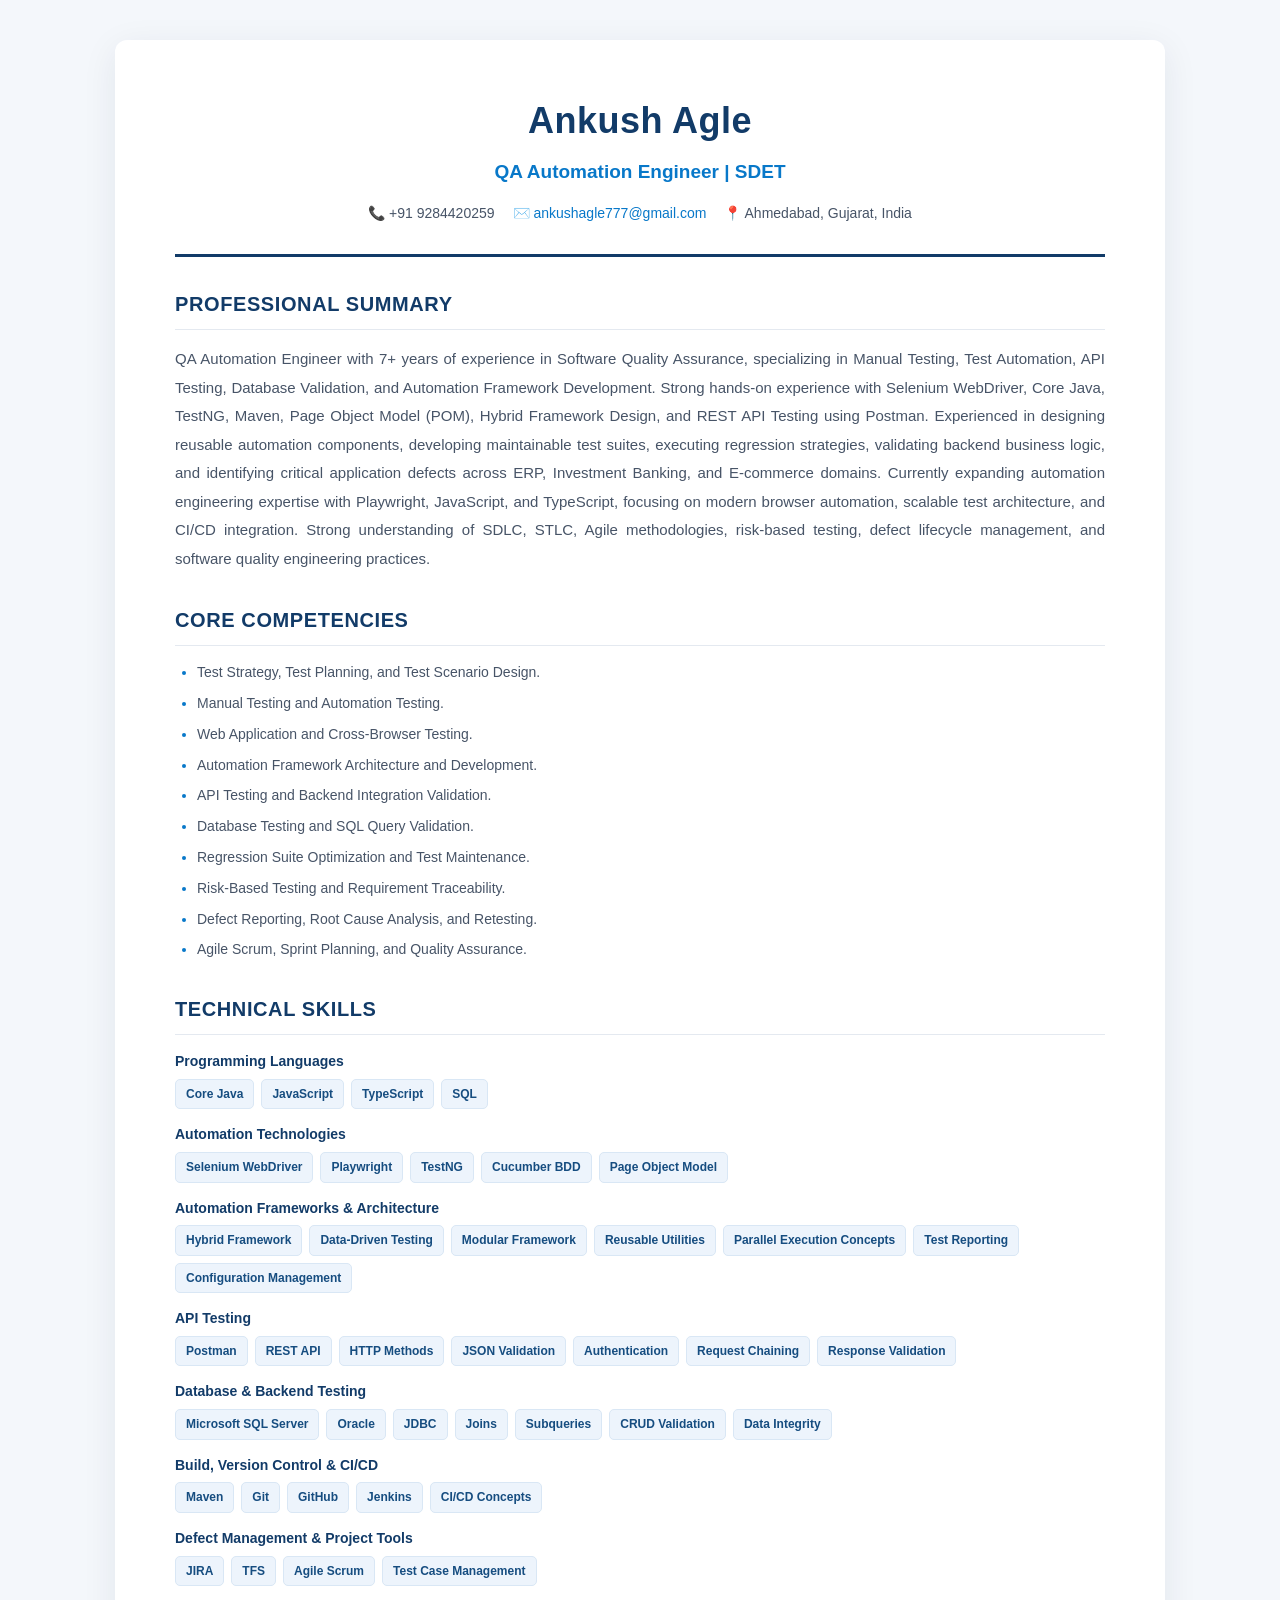
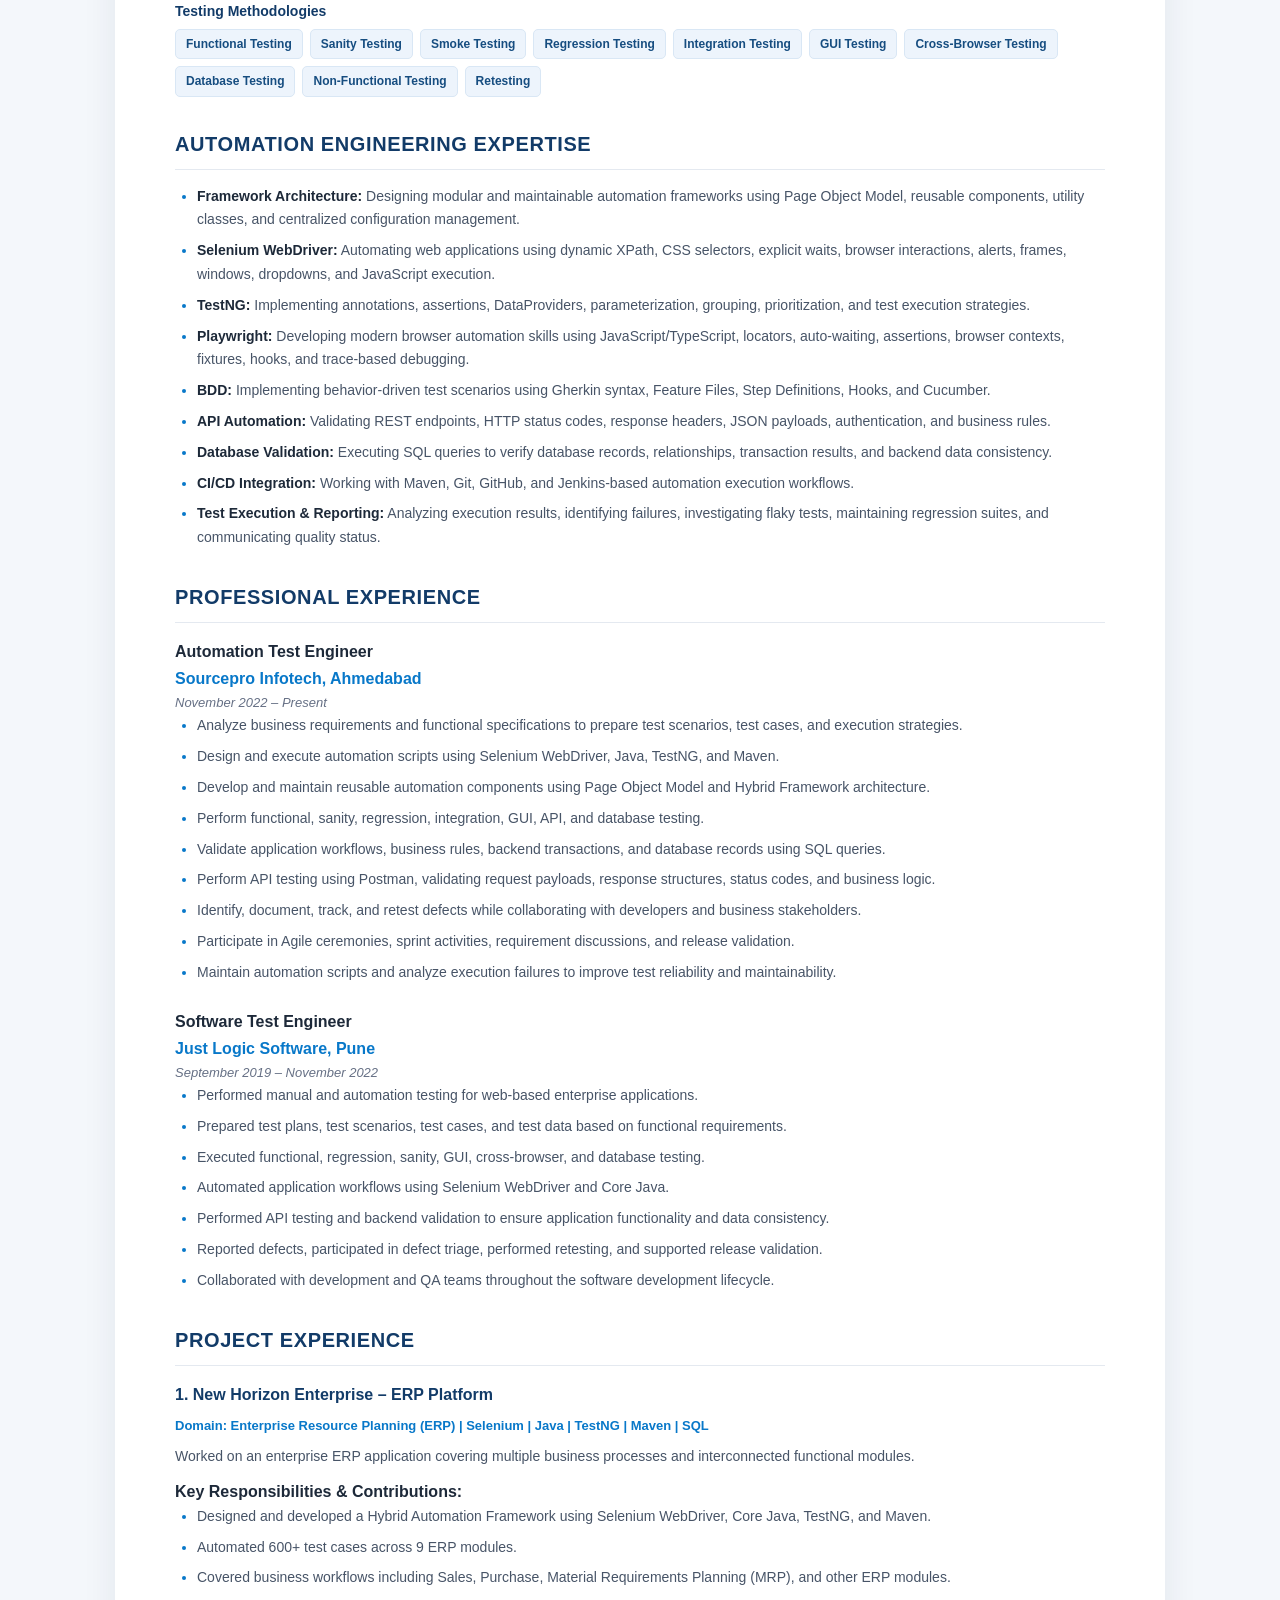
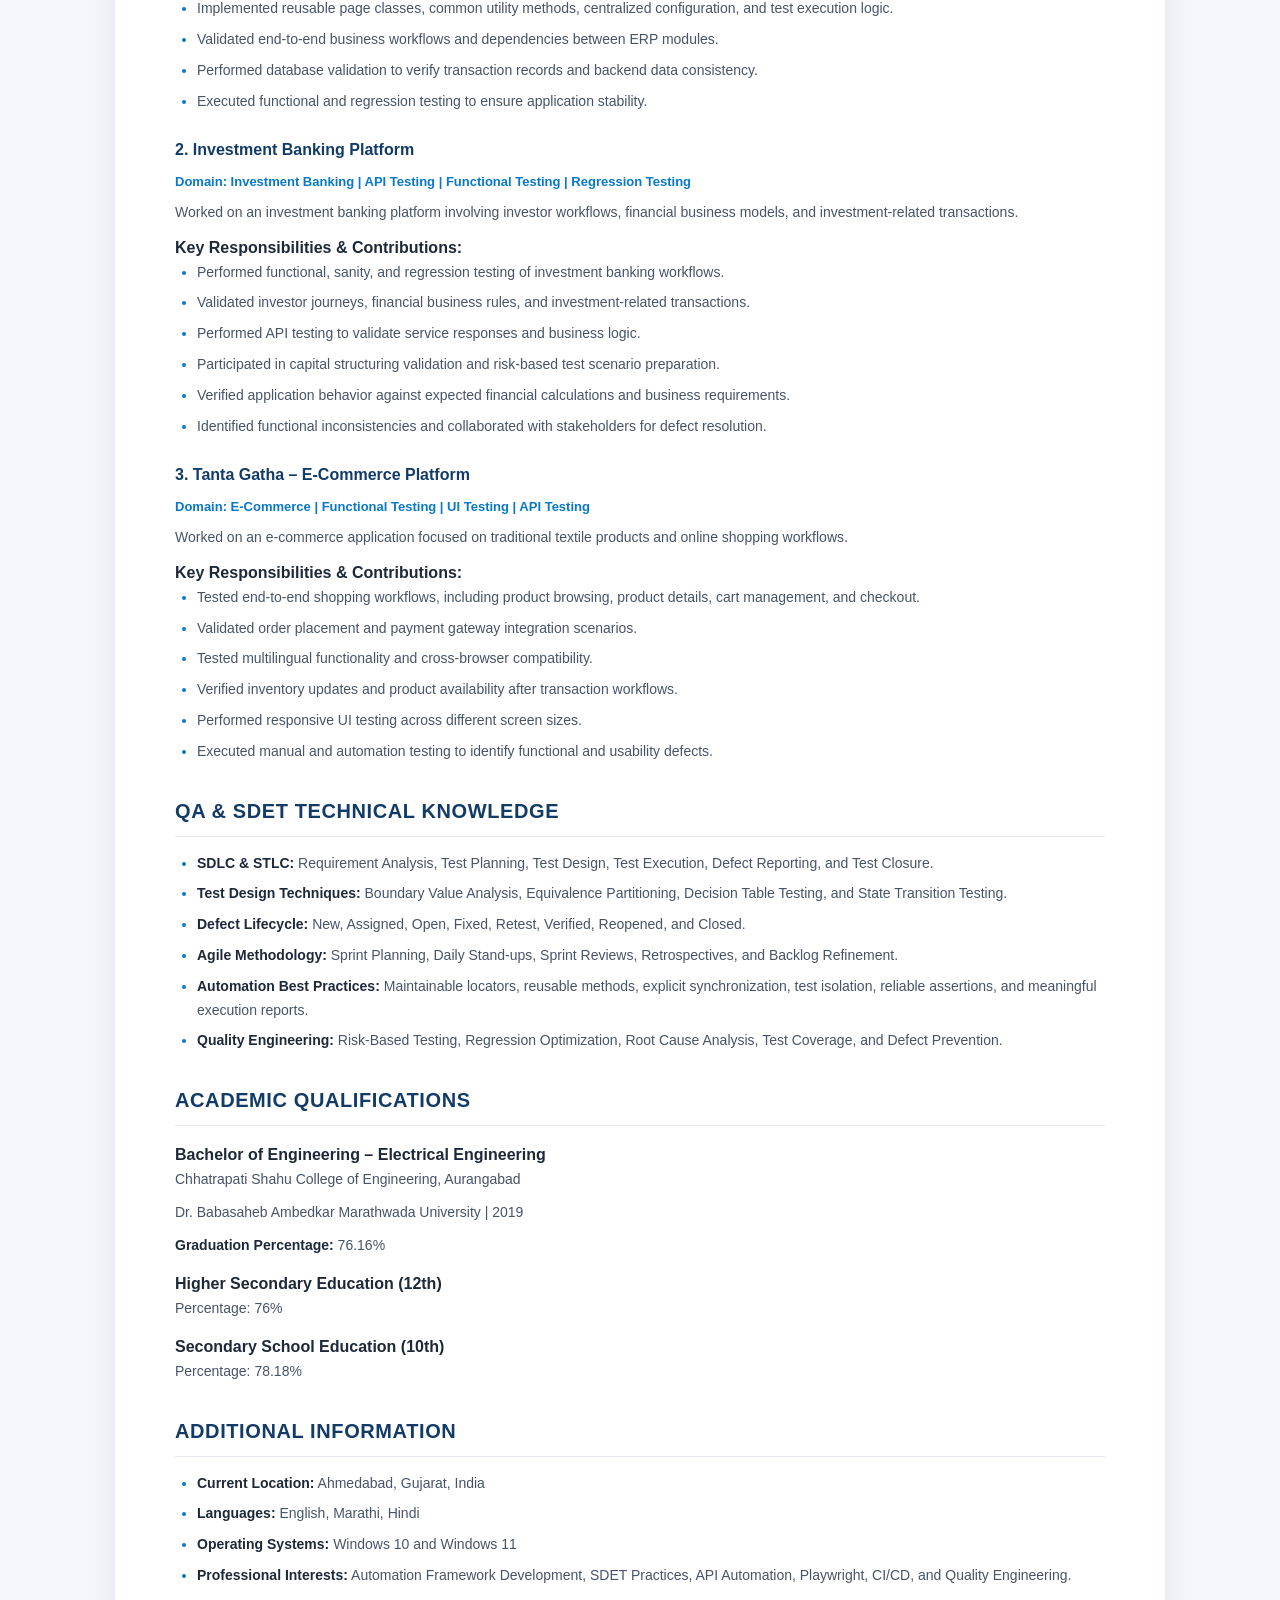
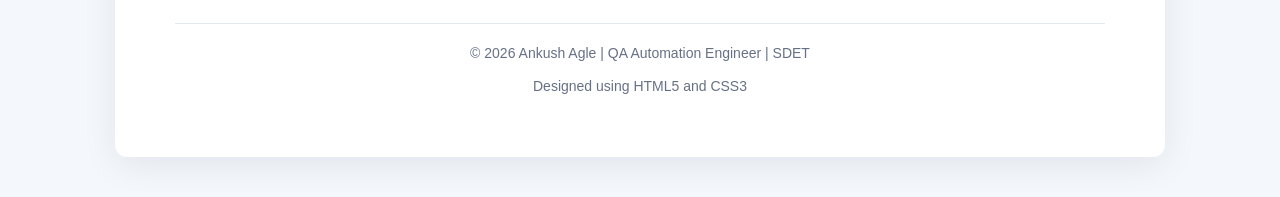
<file: index.html>
<!DOCTYPE html>
<html lang="en">
<head>
    <meta charset="UTF-8">
    <meta name="viewport" content="width=device-width, initial-scale=1.0">
    <meta name="description" content="Professional resume of Ankush Agle - QA Automation Engineer and SDET.">
    <title>Ankush Agle | QA Automation Engineer | SDET</title>

    <style>
        :root {
            --primary: #123b68;
            --secondary: #0878c9;
            --dark: #1d2939;
            --text: #475467;
            --muted: #667085;
            --light: #f4f7fb;
            --border: #e4e9f0;
            --white: #ffffff;
        }

        * {
            margin: 0;
            padding: 0;
            box-sizing: border-box;
        }

        html {
            scroll-behavior: smooth;
        }

        body {
            font-family: "Segoe UI", Arial, sans-serif;
            background: var(--light);
            color: var(--text);
            line-height: 1.7;
        }

        a {
            color: var(--secondary);
            text-decoration: none;
        }

        a:hover {
            text-decoration: underline;
        }

        .container {
            max-width: 1050px;
            margin: 40px auto;
            padding: 50px 60px;
            background: var(--white);
            border-radius: 12px;
            box-shadow: 0 8px 35px rgba(16, 42, 67, 0.08);
        }

        /* HEADER */

        .header {
            text-align: center;
            padding-bottom: 28px;
            border-bottom: 3px solid var(--primary);
        }

        .header h1 {
            color: var(--primary);
            font-size: 36px;
            font-weight: 750;
            letter-spacing: 0.5px;
        }

        .designation {
            color: var(--secondary);
            font-size: 19px;
            font-weight: 600;
            margin-top: 5px;
        }

        .contact {
            margin-top: 14px;
            font-size: 14px;
            display: flex;
            justify-content: center;
            flex-wrap: wrap;
            gap: 8px 18px;
        }

        .contact span {
            white-space: nowrap;
        }

        /* SECTIONS */

        section {
            margin-top: 30px;
        }

        .section-title {
            color: var(--primary);
            font-size: 20px;
            font-weight: 700;
            padding-bottom: 8px;
            margin-bottom: 15px;
            border-bottom: 1px solid var(--border);
            text-transform: uppercase;
            letter-spacing: 0.6px;
        }

        p {
            font-size: 14px;
            margin-bottom: 9px;
        }

        ul {
            padding-left: 22px;
        }

        li {
            font-size: 14px;
            margin-bottom: 7px;
        }

        li::marker {
            color: var(--secondary);
        }

        strong {
            color: var(--dark);
        }

        /* SUMMARY */

        .summary {
            font-size: 15px;
            line-height: 1.9;
            text-align: justify;
        }

        /* SKILLS */

        .skill-group {
            margin-bottom: 14px;
        }

        .skill-group strong {
            display: block;
            color: var(--primary);
            margin-bottom: 5px;
            font-size: 14px;
        }

        .skill-tags {
            display: flex;
            flex-wrap: wrap;
            gap: 7px;
        }

        .tag {
            background: #edf4fc;
            color: #164d80;
            border: 1px solid #d9e7f5;
            border-radius: 5px;
            padding: 4px 10px;
            font-size: 12px;
            font-weight: 600;
        }

        /* EXPERIENCE AND PROJECTS */

        .experience-item,
        .project-item {
            margin-bottom: 23px;
        }

        .job-title {
            color: var(--dark);
            font-size: 16px;
            font-weight: 700;
        }

        .company {
            color: var(--secondary);
            font-weight: 600;
        }

        .date {
            color: var(--muted);
            font-size: 13px;
            font-style: italic;
        }

        .project-title {
            color: var(--primary);
            font-size: 16px;
            font-weight: 700;
            margin-bottom: 7px;
        }

        .project-stack {
            color: var(--secondary);
            font-size: 13px;
            font-weight: 600;
            margin-bottom: 8px;
        }

        /* EDUCATION */

        .education-item {
            margin-bottom: 12px;
        }

        /* FOOTER */

        .footer {
            margin-top: 35px;
            padding-top: 18px;
            border-top: 1px solid var(--border);
            text-align: center;
            color: var(--muted);
            font-size: 12px;
        }

        /* PRINT */

        @media print {
            body {
                background: white;
            }

            .container {
                max-width: 100%;
                margin: 0;
                padding: 20px;
                box-shadow: none;
                border-radius: 0;
            }

            a {
                color: inherit;
                text-decoration: none;
            }

            section {
                break-inside: avoid;
            }
        }

        /* RESPONSIVE */

        @media (max-width: 768px) {
            .container {
                margin: 10px;
                padding: 25px 20px;
            }

            .header h1 {
                font-size: 27px;
            }

            .designation {
                font-size: 16px;
            }

            .contact {
                flex-direction: column;
                align-items: center;
            }

            .section-title {
                font-size: 18px;
            }

            .summary {
                text-align: left;
            }
        }
    </style>
</head>

<body>

<div class="container">

    <!-- PROFESSIONAL HEADER -->

    <header class="header">
        <h1>Ankush Agle</h1>

        <div class="designation">
            QA Automation Engineer | SDET
        </div>

        <div class="contact">
            <span>📞 +91 9284420259</span>
            <span>✉️
                <a href="mailto:ankushagle777@gmail.com">
                    ankushagle777@gmail.com
                </a>
            </span>
            <span>📍 Ahmedabad, Gujarat, India</span>
        </div>
    </header>


    <!-- PROFESSIONAL SUMMARY -->

    <section>
        <h2 class="section-title">Professional Summary</h2>

        <p class="summary">
            QA Automation Engineer with 7+ years of experience in Software
            Quality Assurance, specializing in Manual Testing, Test Automation,
            API Testing, Database Validation, and Automation Framework
            Development.

            Strong hands-on experience with Selenium WebDriver, Core Java,
            TestNG, Maven, Page Object Model (POM), Hybrid Framework Design,
            and REST API Testing using Postman.

            Experienced in designing reusable automation components,
            developing maintainable test suites, executing regression
            strategies, validating backend business logic, and identifying
            critical application defects across ERP, Investment Banking,
            and E-commerce domains.

            Currently expanding automation engineering expertise with
            Playwright, JavaScript, and TypeScript, focusing on modern
            browser automation, scalable test architecture, and CI/CD
            integration.

            Strong understanding of SDLC, STLC, Agile methodologies,
            risk-based testing, defect lifecycle management, and
            software quality engineering practices.
        </p>
    </section>


    <!-- CORE COMPETENCIES -->

    <section>
        <h2 class="section-title">Core Competencies</h2>

        <ul>
            <li>Test Strategy, Test Planning, and Test Scenario Design.</li>
            <li>Manual Testing and Automation Testing.</li>
            <li>Web Application and Cross-Browser Testing.</li>
            <li>Automation Framework Architecture and Development.</li>
            <li>API Testing and Backend Integration Validation.</li>
            <li>Database Testing and SQL Query Validation.</li>
            <li>Regression Suite Optimization and Test Maintenance.</li>
            <li>Risk-Based Testing and Requirement Traceability.</li>
            <li>Defect Reporting, Root Cause Analysis, and Retesting.</li>
            <li>Agile Scrum, Sprint Planning, and Quality Assurance.</li>
        </ul>
    </section>


    <!-- TECHNICAL SKILLS -->

    <section>
        <h2 class="section-title">Technical Skills</h2>

        <div class="skill-group">
            <strong>Programming Languages</strong>
            <div class="skill-tags">
                <span class="tag">Core Java</span>
                <span class="tag">JavaScript</span>
                <span class="tag">TypeScript</span>
                <span class="tag">SQL</span>
            </div>
        </div>

        <div class="skill-group">
            <strong>Automation Technologies</strong>
            <div class="skill-tags">
                <span class="tag">Selenium WebDriver</span>
                <span class="tag">Playwright</span>
                <span class="tag">TestNG</span>
                <span class="tag">Cucumber BDD</span>
                <span class="tag">Page Object Model</span>
            </div>
        </div>

        <div class="skill-group">
            <strong>Automation Frameworks & Architecture</strong>
            <div class="skill-tags">
                <span class="tag">Hybrid Framework</span>
                <span class="tag">Data-Driven Testing</span>
                <span class="tag">Modular Framework</span>
                <span class="tag">Reusable Utilities</span>
                <span class="tag">Parallel Execution Concepts</span>
                <span class="tag">Test Reporting</span>
                <span class="tag">Configuration Management</span>
            </div>
        </div>

        <div class="skill-group">
            <strong>API Testing</strong>
            <div class="skill-tags">
                <span class="tag">Postman</span>
                <span class="tag">REST API</span>
                <span class="tag">HTTP Methods</span>
                <span class="tag">JSON Validation</span>
                <span class="tag">Authentication</span>
                <span class="tag">Request Chaining</span>
                <span class="tag">Response Validation</span>
            </div>
        </div>

        <div class="skill-group">
            <strong>Database & Backend Testing</strong>
            <div class="skill-tags">
                <span class="tag">Microsoft SQL Server</span>
                <span class="tag">Oracle</span>
                <span class="tag">JDBC</span>
                <span class="tag">Joins</span>
                <span class="tag">Subqueries</span>
                <span class="tag">CRUD Validation</span>
                <span class="tag">Data Integrity</span>
            </div>
        </div>

        <div class="skill-group">
            <strong>Build, Version Control & CI/CD</strong>
            <div class="skill-tags">
                <span class="tag">Maven</span>
                <span class="tag">Git</span>
                <span class="tag">GitHub</span>
                <span class="tag">Jenkins</span>
                <span class="tag">CI/CD Concepts</span>
            </div>
        </div>

        <div class="skill-group">
            <strong>Defect Management & Project Tools</strong>
            <div class="skill-tags">
                <span class="tag">JIRA</span>
                <span class="tag">TFS</span>
                <span class="tag">Agile Scrum</span>
                <span class="tag">Test Case Management</span>
            </div>
        </div>

        <div class="skill-group">
            <strong>Testing Methodologies</strong>
            <div class="skill-tags">
                <span class="tag">Functional Testing</span>
                <span class="tag">Sanity Testing</span>
                <span class="tag">Smoke Testing</span>
                <span class="tag">Regression Testing</span>
                <span class="tag">Integration Testing</span>
                <span class="tag">GUI Testing</span>
                <span class="tag">Cross-Browser Testing</span>
                <span class="tag">Database Testing</span>
                <span class="tag">Non-Functional Testing</span>
                <span class="tag">Retesting</span>
            </div>
        </div>
    </section>


    <!-- AUTOMATION ENGINEERING EXPERTISE -->

    <section>
        <h2 class="section-title">Automation Engineering Expertise</h2>

        <ul>
            <li>
                <strong>Framework Architecture:</strong>
                Designing modular and maintainable automation frameworks
                using Page Object Model, reusable components, utility
                classes, and centralized configuration management.
            </li>

            <li>
                <strong>Selenium WebDriver:</strong>
                Automating web applications using dynamic XPath, CSS
                selectors, explicit waits, browser interactions, alerts,
                frames, windows, dropdowns, and JavaScript execution.
            </li>

            <li>
                <strong>TestNG:</strong>
                Implementing annotations, assertions, DataProviders,
                parameterization, grouping, prioritization, and
                test execution strategies.
            </li>

            <li>
                <strong>Playwright:</strong>
                Developing modern browser automation skills using
                JavaScript/TypeScript, locators, auto-waiting, assertions,
                browser contexts, fixtures, hooks, and trace-based debugging.
            </li>

            <li>
                <strong>BDD:</strong>
                Implementing behavior-driven test scenarios using
                Gherkin syntax, Feature Files, Step Definitions,
                Hooks, and Cucumber.
            </li>

            <li>
                <strong>API Automation:</strong>
                Validating REST endpoints, HTTP status codes,
                response headers, JSON payloads, authentication,
                and business rules.
            </li>

            <li>
                <strong>Database Validation:</strong>
                Executing SQL queries to verify database records,
                relationships, transaction results, and backend
                data consistency.
            </li>

            <li>
                <strong>CI/CD Integration:</strong>
                Working with Maven, Git, GitHub, and Jenkins-based
                automation execution workflows.
            </li>

            <li>
                <strong>Test Execution & Reporting:</strong>
                Analyzing execution results, identifying failures,
                investigating flaky tests, maintaining regression
                suites, and communicating quality status.
            </li>
        </ul>
    </section>


    <!-- PROFESSIONAL EXPERIENCE -->

    <section>
        <h2 class="section-title">Professional Experience</h2>

        <div class="experience-item">

            <div class="job-title">
                Automation Test Engineer
            </div>

            <div class="company">
                Sourcepro Infotech, Ahmedabad
            </div>

            <div class="date">
                November 2022 – Present
            </div>

            <ul>
                <li>
                    Analyze business requirements and functional
                    specifications to prepare test scenarios,
                    test cases, and execution strategies.
                </li>

                <li>
                    Design and execute automation scripts using
                    Selenium WebDriver, Java, TestNG, and Maven.
                </li>

                <li>
                    Develop and maintain reusable automation
                    components using Page Object Model and
                    Hybrid Framework architecture.
                </li>

                <li>
                    Perform functional, sanity, regression,
                    integration, GUI, API, and database testing.
                </li>

                <li>
                    Validate application workflows, business
                    rules, backend transactions, and database
                    records using SQL queries.
                </li>

                <li>
                    Perform API testing using Postman, validating
                    request payloads, response structures,
                    status codes, and business logic.
                </li>

                <li>
                    Identify, document, track, and retest defects
                    while collaborating with developers and
                    business stakeholders.
                </li>

                <li>
                    Participate in Agile ceremonies, sprint
                    activities, requirement discussions,
                    and release validation.
                </li>

                <li>
                    Maintain automation scripts and analyze
                    execution failures to improve test
                    reliability and maintainability.
                </li>
            </ul>
        </div>


        <div class="experience-item">

            <div class="job-title">
                Software Test Engineer
            </div>

            <div class="company">
                Just Logic Software, Pune
            </div>

            <div class="date">
                September 2019 – November 2022
            </div>

            <ul>
                <li>
                    Performed manual and automation testing
                    for web-based enterprise applications.
                </li>

                <li>
                    Prepared test plans, test scenarios,
                    test cases, and test data based on
                    functional requirements.
                </li>

                <li>
                    Executed functional, regression,
                    sanity, GUI, cross-browser, and
                    database testing.
                </li>

                <li>
                    Automated application workflows using
                    Selenium WebDriver and Core Java.
                </li>

                <li>
                    Performed API testing and backend
                    validation to ensure application
                    functionality and data consistency.
                </li>

                <li>
                    Reported defects, participated in
                    defect triage, performed retesting,
                    and supported release validation.
                </li>

                <li>
                    Collaborated with development and
                    QA teams throughout the software
                    development lifecycle.
                </li>
            </ul>
        </div>
    </section>


    <!-- PROJECT EXPERIENCE -->

    <section>
        <h2 class="section-title">Project Experience</h2>

        <!-- PROJECT 1 -->

        <div class="project-item">

            <div class="project-title">
                1. New Horizon Enterprise – ERP Platform
            </div>

            <div class="project-stack">
                Domain: Enterprise Resource Planning (ERP)
                | Selenium | Java | TestNG | Maven | SQL
            </div>

            <p>
                Worked on an enterprise ERP application
                covering multiple business processes and
                interconnected functional modules.
            </p>

            <strong>Key Responsibilities & Contributions:</strong>

            <ul>
                <li>
                    Designed and developed a Hybrid Automation
                    Framework using Selenium WebDriver,
                    Core Java, TestNG, and Maven.
                </li>

                <li>
                    Automated 600+ test cases across
                    9 ERP modules.
                </li>

                <li>
                    Covered business workflows including
                    Sales, Purchase, Material Requirements
                    Planning (MRP), and other ERP modules.
                </li>

                <li>
                    Implemented reusable page classes,
                    common utility methods, centralized
                    configuration, and test execution logic.
                </li>

                <li>
                    Validated end-to-end business workflows
                    and dependencies between ERP modules.
                </li>

                <li>
                    Performed database validation to verify
                    transaction records and backend data
                    consistency.
                </li>

                <li>
                    Executed functional and regression
                    testing to ensure application stability.
                </li>
            </ul>
        </div>


        <!-- PROJECT 2 -->

        <div class="project-item">

            <div class="project-title">
                2. Investment Banking Platform
            </div>

            <div class="project-stack">
                Domain: Investment Banking | API Testing |
                Functional Testing | Regression Testing
            </div>

            <p>
                Worked on an investment banking platform
                involving investor workflows, financial
                business models, and investment-related
                transactions.
            </p>

            <strong>Key Responsibilities & Contributions:</strong>

            <ul>
                <li>
                    Performed functional, sanity, and
                    regression testing of investment
                    banking workflows.
                </li>

                <li>
                    Validated investor journeys,
                    financial business rules, and
                    investment-related transactions.
                </li>

                <li>
                    Performed API testing to validate
                    service responses and business
                    logic.
                </li>

                <li>
                    Participated in capital structuring
                    validation and risk-based test
                    scenario preparation.
                </li>

                <li>
                    Verified application behavior against
                    expected financial calculations
                    and business requirements.
                </li>

                <li>
                    Identified functional inconsistencies
                    and collaborated with stakeholders
                    for defect resolution.
                </li>
            </ul>
        </div>


        <!-- PROJECT 3 -->

        <div class="project-item">

            <div class="project-title">
                3. Tanta Gatha – E-Commerce Platform
            </div>

            <div class="project-stack">
                Domain: E-Commerce | Functional Testing |
                UI Testing | API Testing
            </div>

            <p>
                Worked on an e-commerce application
                focused on traditional textile products
                and online shopping workflows.
            </p>

            <strong>Key Responsibilities & Contributions:</strong>

            <ul>
                <li>
                    Tested end-to-end shopping workflows,
                    including product browsing, product
                    details, cart management, and checkout.
                </li>

                <li>
                    Validated order placement and
                    payment gateway integration scenarios.
                </li>

                <li>
                    Tested multilingual functionality
                    and cross-browser compatibility.
                </li>

                <li>
                    Verified inventory updates and
                    product availability after
                    transaction workflows.
                </li>

                <li>
                    Performed responsive UI testing
                    across different screen sizes.
                </li>

                <li>
                    Executed manual and automation
                    testing to identify functional
                    and usability defects.
                </li>
            </ul>
        </div>
    </section>


    <!-- TESTING KNOWLEDGE -->

    <section>
        <h2 class="section-title">QA & SDET Technical Knowledge</h2>

        <ul>
            <li>
                <strong>SDLC & STLC:</strong>
                Requirement Analysis, Test Planning,
                Test Design, Test Execution,
                Defect Reporting, and Test Closure.
            </li>

            <li>
                <strong>Test Design Techniques:</strong>
                Boundary Value Analysis, Equivalence
                Partitioning, Decision Table Testing,
                and State Transition Testing.
            </li>

            <li>
                <strong>Defect Lifecycle:</strong>
                New, Assigned, Open, Fixed,
                Retest, Verified, Reopened,
                and Closed.
            </li>

            <li>
                <strong>Agile Methodology:</strong>
                Sprint Planning, Daily Stand-ups,
                Sprint Reviews, Retrospectives,
                and Backlog Refinement.
            </li>

            <li>
                <strong>Automation Best Practices:</strong>
                Maintainable locators, reusable
                methods, explicit synchronization,
                test isolation, reliable assertions,
                and meaningful execution reports.
            </li>

            <li>
                <strong>Quality Engineering:</strong>
                Risk-Based Testing, Regression
                Optimization, Root Cause Analysis,
                Test Coverage, and Defect Prevention.
            </li>
        </ul>
    </section>


    <!-- EDUCATION -->

    <section>
        <h2 class="section-title">Academic Qualifications</h2>

        <div class="education-item">
            <strong>Bachelor of Engineering – Electrical Engineering</strong>

            <p>
                Chhatrapati Shahu College of Engineering,
                Aurangabad
            </p>

            <p>
                Dr. Babasaheb Ambedkar Marathwada University
                | 2019
            </p>

            <p>
                <strong>Graduation Percentage:</strong> 76.16%
            </p>
        </div>

        <div class="education-item">
            <strong>Higher Secondary Education (12th)</strong>
            <p>Percentage: 76%</p>
        </div>

        <div class="education-item">
            <strong>Secondary School Education (10th)</strong>
            <p>Percentage: 78.18%</p>
        </div>
    </section>


    <!-- ADDITIONAL INFORMATION -->

    <section>
        <h2 class="section-title">Additional Information</h2>

        <ul>
            <li>
                <strong>Current Location:</strong>
                Ahmedabad, Gujarat, India
            </li>

            <li>
                <strong>Languages:</strong>
                English, Marathi, Hindi
            </li>

            <li>
                <strong>Operating Systems:</strong>
                Windows 10 and Windows 11
            </li>

            <li>
                <strong>Professional Interests:</strong>
                Automation Framework Development,
                SDET Practices, API Automation,
                Playwright, CI/CD, and Quality Engineering.
            </li>
        </ul>
    </section>


    <!-- FOOTER -->

    <footer class="footer">
        <p>
            © 2026 Ankush Agle | QA Automation Engineer | SDET
        </p>

        <p>
            Designed using HTML5 and CSS3
        </p>
    </footer>

</div>

</body>
</html>
</file>
